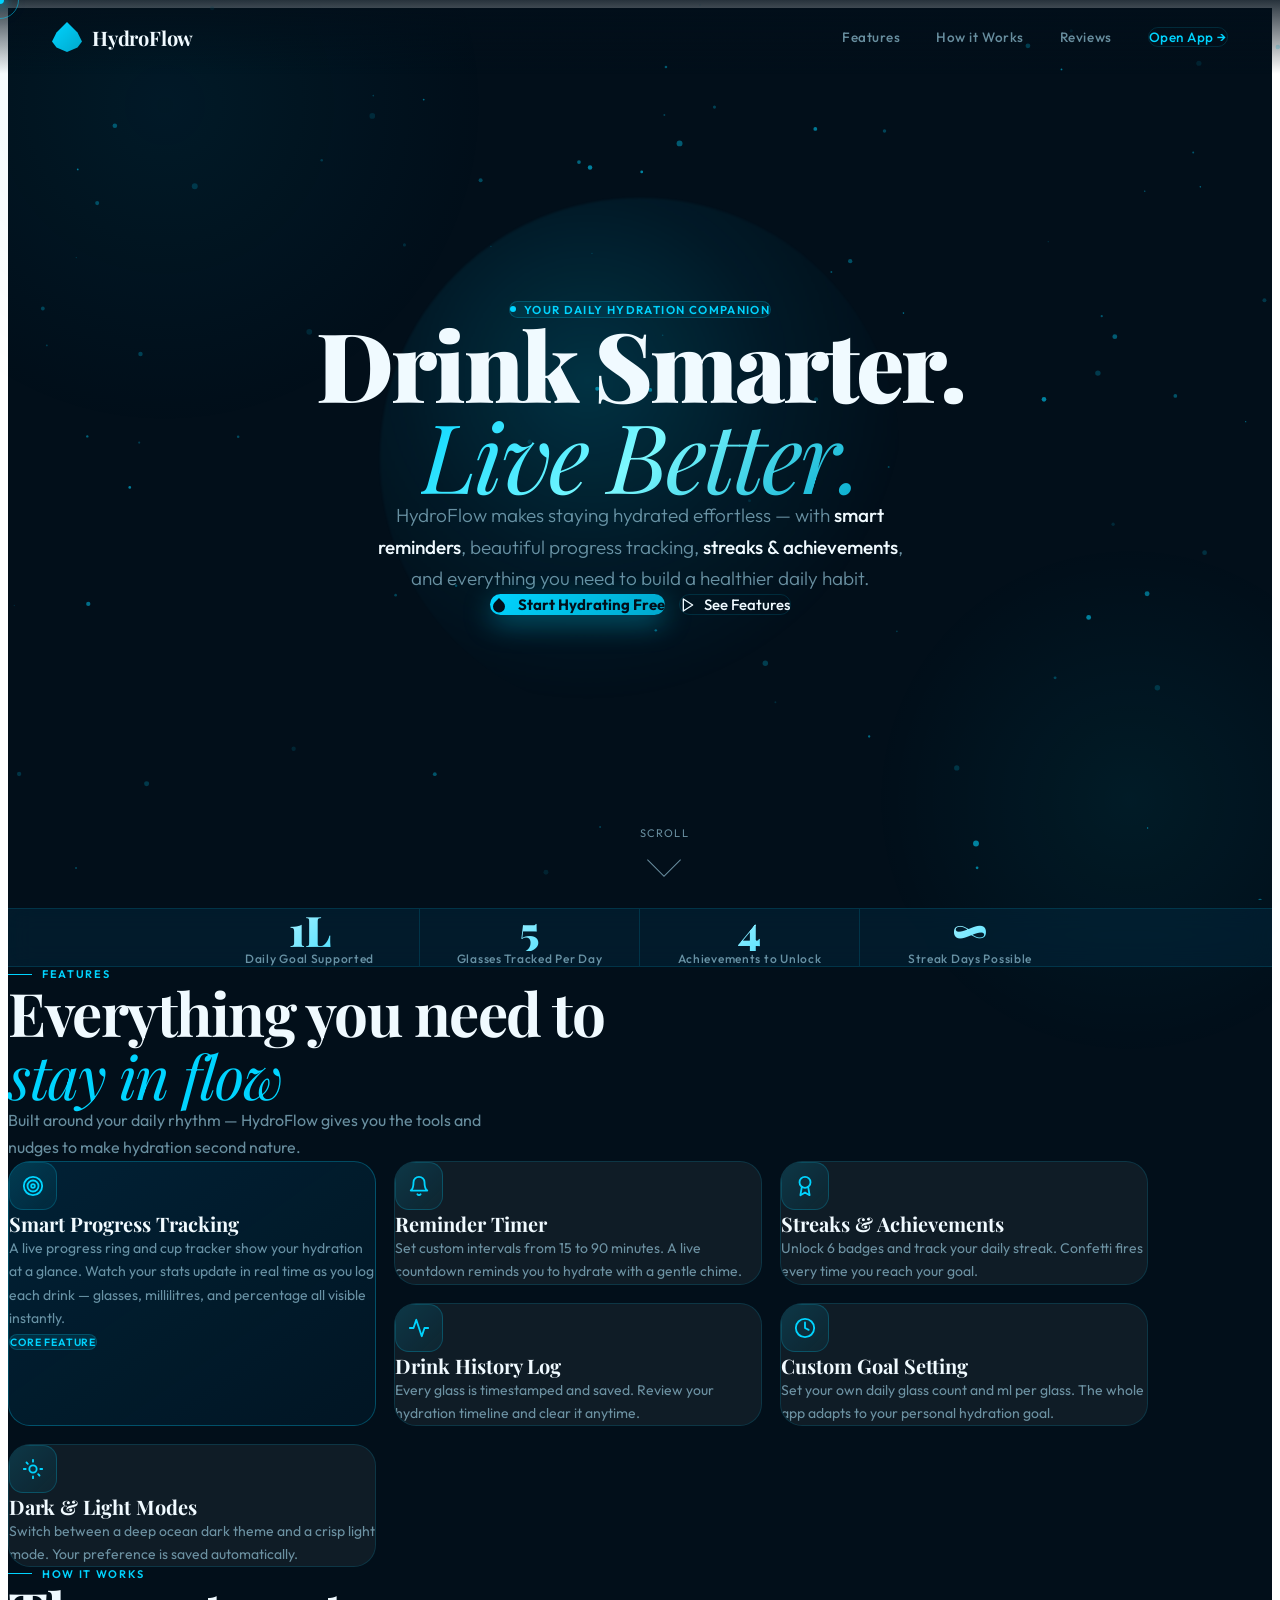
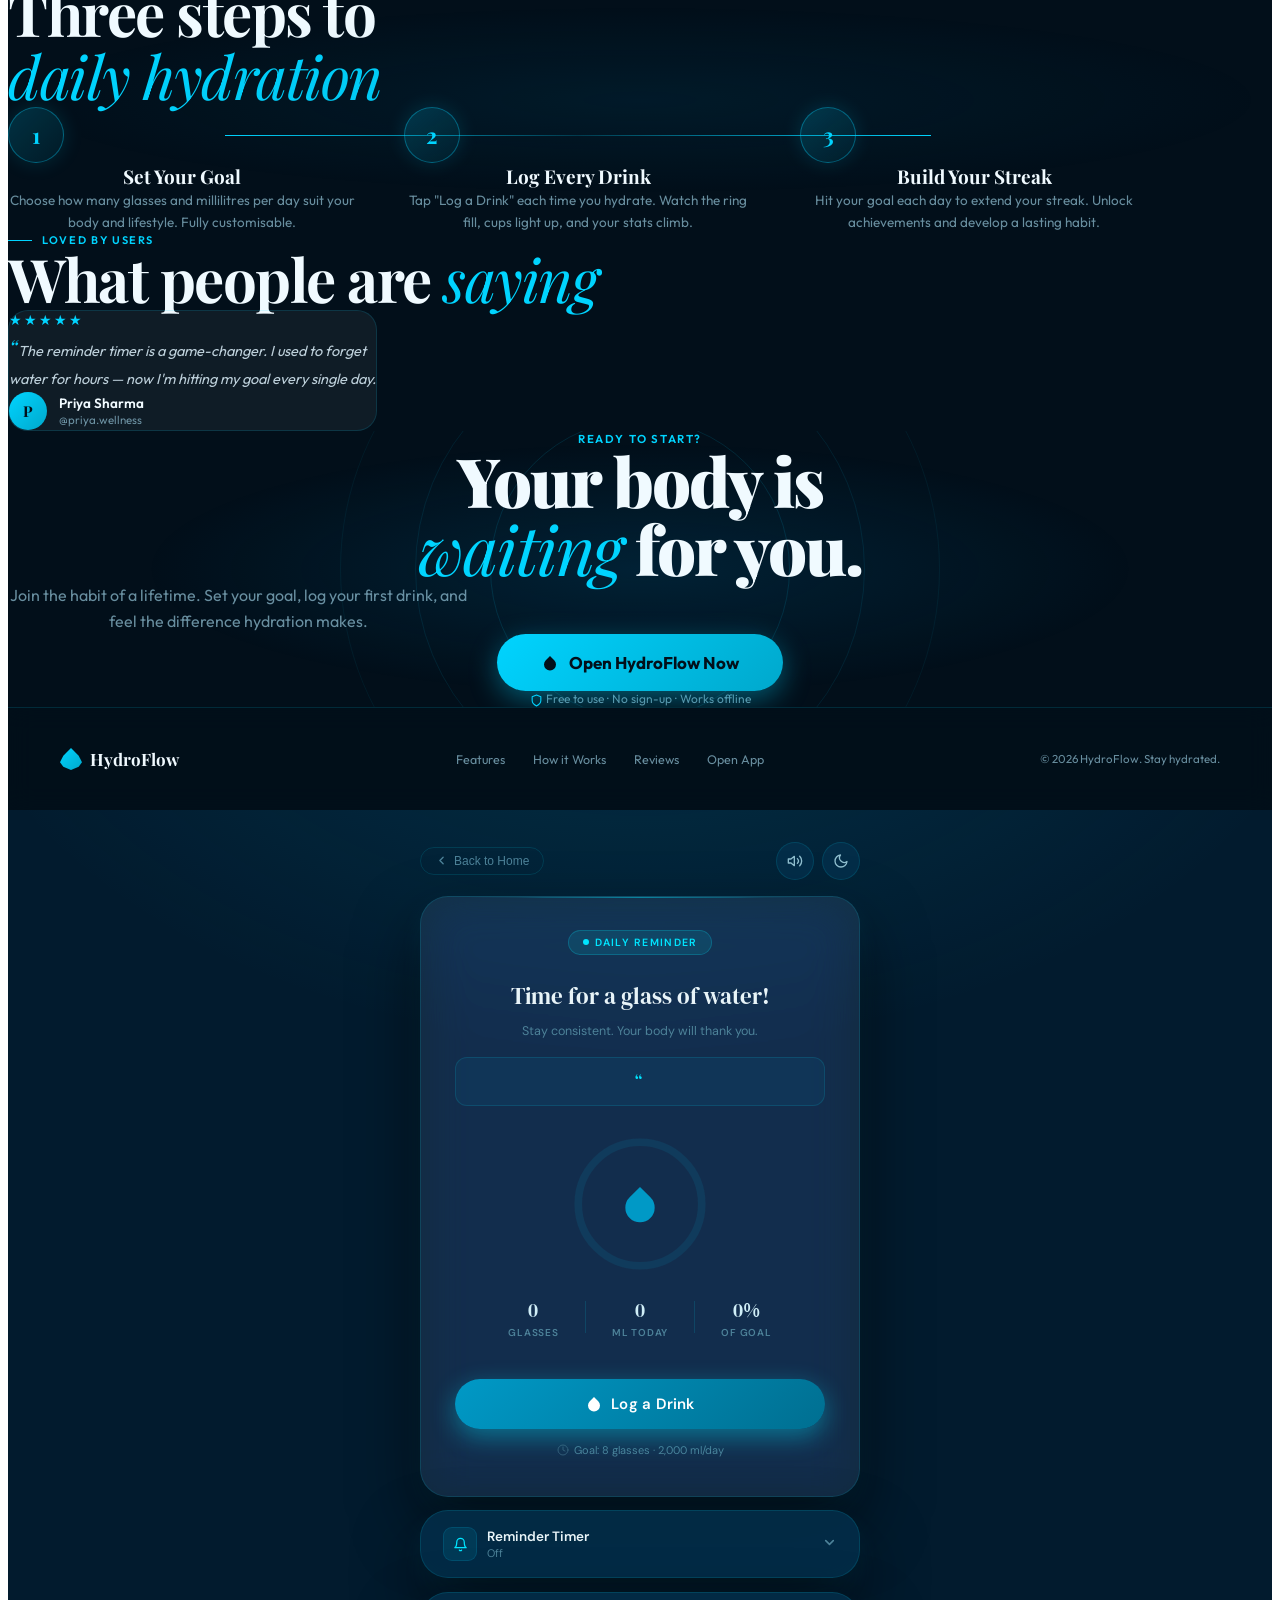
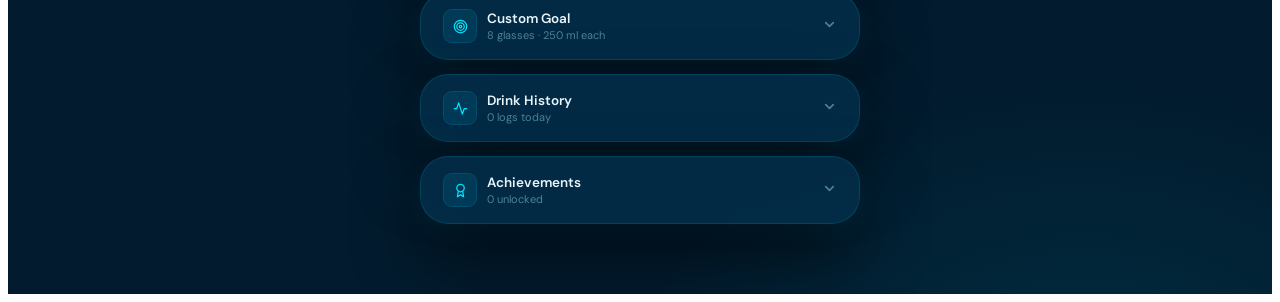
<file: index.html>
<!DOCTYPE html>
<html lang="en" data-theme="dark">
<head>
<meta charset="UTF-8">
<meta name="viewport" content="width=device-width, initial-scale=1.0">
<title>HydroFlow – Drink Smarter. Live Better.</title>
<link href="https://fonts.googleapis.com/css2?family=Playfair+Display:ital,wght@0,400;0,700;0,900;1,400;1,700&family=Outfit:wght@300;400;500;600&family=DM+Serif+Display:ital@0;1&family=DM+Sans:opsz,wght@9..40,300;9..40,400;9..40,500;9..40,600&display=swap" rel="stylesheet">
<style>
/* ══════════════════════════════════════════
   PAGE SWITCHER & TRANSITION OVERLAY
══════════════════════════════════════════ */
.page { display:none; min-height:100vh; }
.page.active { display:block; }

/* Ink-drop wipe overlay */
#transition-overlay {
  position:fixed; inset:0; z-index:10000;
  pointer-events:none;
  display:flex; align-items:center; justify-content:center;
}
#transition-overlay svg {
  position:absolute; inset:0; width:100%; height:100%;
}
#wipe-circle {
  fill:#00d4ff;
  r: 0;
  cx: 50%;
  cy: 50%;
  transition: none;
}

/* ══════════════════════════════════════════
   LANDING PAGE STYLES
══════════════════════════════════════════ */
#page-landing {
  font-family: 'Outfit', sans-serif;
  background: #020f1a;
  color: #f0faff;
  overflow-x: hidden;
  cursor: none;
}

/* Tokens */
#page-landing {
  --ink:#020f1a;--deep:#021724;--mid:#042d47;
  --surface:rgba(255,255,255,0.055);--border:rgba(0,210,255,0.14);
  --cyan:#00d4ff;--cyan2:#00a8cc;--glow:rgba(0,212,255,0.28);
  --white:#f0faff;--muted:rgba(160,210,230,0.65);
  --serif:'Playfair Display',Georgia,serif;--sans:'Outfit',sans-serif;
}

#page-landing *,#page-landing *::before,#page-landing *::after{box-sizing:border-box;margin:0;padding:0;}
#page-landing ::selection{background:rgba(0,212,255,0.3);}

/* Custom cursor */
.cursor-dot{position:fixed;top:0;left:0;width:8px;height:8px;background:#00d4ff;border-radius:50%;pointer-events:none;z-index:9999;transform:translate(-50%,-50%);box-shadow:0 0 12px #00d4ff,0 0 24px rgba(0,212,255,0.4);}
.cursor-ring{position:fixed;top:0;left:0;width:36px;height:36px;border:1.5px solid rgba(0,212,255,0.5);border-radius:50%;pointer-events:none;z-index:9998;transform:translate(-50%,-50%);transition:width .2s,height .2s,border-color .2s;}

#bg-canvas{position:fixed;inset:0;z-index:0;pointer-events:none;}

/* Nav */
#lnav{position:fixed;top:0;left:0;right:0;z-index:100;display:flex;align-items:center;justify-content:space-between;padding:22px 52px;background:linear-gradient(180deg,rgba(2,15,26,0.85) 0%,transparent 100%);transition:backdrop-filter .3s,background .3s;}
#lnav.scrolled{backdrop-filter:blur(20px);background:rgba(2,15,26,0.88);border-bottom:1px solid rgba(0,210,255,0.14);}
.lnav-logo{display:flex;align-items:center;gap:10px;text-decoration:none;color:#f0faff;cursor:none;}
.lnav-drop{width:30px;height:30px;background:linear-gradient(135deg,#00d4ff,#00a8cc);clip-path:polygon(50% 0%,85% 35%,100% 65%,85% 85%,50% 100%,15% 85%,0% 65%,15% 35%);animation:logo-pulse 3s ease-in-out infinite;filter:drop-shadow(0 0 8px rgba(0,212,255,0.6));}
@keyframes logo-pulse{0%,100%{transform:scale(1);}50%{transform:scale(1.08);}}
.lnav-text{font-family:'Playfair Display',serif;font-size:20px;font-weight:700;letter-spacing:-.01em;}
.lnav-links{display:flex;align-items:center;gap:36px;}
.lnav-links a{font-size:13.5px;font-weight:500;letter-spacing:.04em;color:rgba(160,210,230,0.65);text-decoration:none;transition:color .2s;cursor:none;}
.lnav-links a:hover{color:#f0faff;}
.lnav-cta{padding:9px 22px;background:transparent;border:1px solid rgba(0,210,255,0.14);border-radius:100px;color:#00d4ff !important;transition:background .25s,border-color .25s !important;}
.lnav-cta:hover{background:rgba(0,212,255,0.08) !important;border-color:#00d4ff !important;}

/* Hero */
.lhero{position:relative;z-index:1;min-height:100vh;display:flex;flex-direction:column;align-items:center;justify-content:center;text-align:center;padding:120px 24px 80px;overflow:hidden;}
.lhero-orb{position:absolute;width:520px;height:520px;border-radius:50%;background:radial-gradient(circle at 40% 35%,rgba(0,212,255,0.18) 0%,rgba(0,153,198,0.08) 40%,transparent 70%);filter:blur(1px);animation:orb-drift 10s ease-in-out infinite alternate;pointer-events:none;}
@keyframes orb-drift{from{transform:translate(-30px,-20px) scale(1);}to{transform:translate(30px,20px) scale(1.06);}}
.lhero-tag{display:inline-flex;align-items:center;gap:8px;background:rgba(0,212,255,0.08);border:1px solid rgba(0,212,255,0.22);border-radius:100px;padding:6px 18px;font-size:11.5px;font-weight:600;letter-spacing:.12em;text-transform:uppercase;color:#00d4ff;margin-bottom:28px;animation:fade-up .8s .1s both;}
.lhero-tag::before{content:'';width:6px;height:6px;border-radius:50%;background:#00d4ff;animation:lblink 2s ease-in-out infinite;}
@keyframes lblink{0%,100%{opacity:1;}50%{opacity:.2;}}
.lhero-h1{font-family:'Playfair Display',serif;font-size:clamp(48px,8vw,96px);font-weight:900;line-height:.95;letter-spacing:-.03em;margin-bottom:12px;animation:fade-up .8s .2s both;}
.lhero-h1 .line-2{font-style:italic;font-weight:400;background:linear-gradient(135deg,#00d4ff,#7df9ff,#00a8cc);-webkit-background-clip:text;-webkit-text-fill-color:transparent;background-clip:text;}
.lhero-sub{font-size:clamp(15px,2vw,19px);color:rgba(160,210,230,0.65);font-weight:300;max-width:540px;line-height:1.65;margin:22px auto 44px;animation:fade-up .8s .35s both;}
.lhero-sub strong{color:#f0faff;font-weight:500;}
.lhero-btns{display:flex;gap:14px;justify-content:center;flex-wrap:wrap;animation:fade-up .8s .5s both;}

.lbtn-primary{display:inline-flex;align-items:center;gap:10px;padding:16px 36px;background:linear-gradient(135deg,#00d4ff,#00a8cc);color:#020f1a;font-family:'Outfit',sans-serif;font-size:15px;font-weight:700;border-radius:100px;border:none;cursor:none;box-shadow:0 8px 28px rgba(0,212,255,0.38);transition:transform .25s,box-shadow .25s;text-decoration:none;position:relative;overflow:hidden;}
.lbtn-primary::after{content:'';position:absolute;inset:0;background:linear-gradient(120deg,transparent,rgba(255,255,255,0.22),transparent);transform:translateX(-100%);transition:transform .5s ease;}
.lbtn-primary:hover::after{transform:translateX(100%);}
.lbtn-primary:hover{transform:translateY(-3px);box-shadow:0 14px 40px rgba(0,212,255,0.52),0 0 0 6px rgba(0,212,255,0.12);}
.lbtn-primary svg{width:18px;height:18px;flex-shrink:0;}
.lbtn-ghost{display:inline-flex;align-items:center;gap:8px;padding:15px 32px;background:transparent;border:1px solid rgba(0,210,255,0.14);color:#f0faff;font-family:'Outfit',sans-serif;font-size:15px;font-weight:500;border-radius:100px;cursor:none;transition:all .25s;text-decoration:none;}
.lbtn-ghost:hover{background:rgba(255,255,255,0.055);border-color:rgba(0,212,255,0.35);}
.lbtn-ghost svg{width:16px;height:16px;}

.scroll-hint{position:absolute;bottom:36px;left:50%;transform:translateX(-50%);display:flex;flex-direction:column;align-items:center;gap:8px;color:rgba(160,210,230,0.65);font-size:11px;letter-spacing:.1em;text-transform:uppercase;animation:fade-up 1s 1.2s both;}
.scroll-arrow{width:24px;height:24px;border-right:1.5px solid rgba(160,210,230,0.65);border-bottom:1.5px solid rgba(160,210,230,0.65);transform:rotate(45deg);animation:scroll-bounce 1.6s ease-in-out infinite;}
@keyframes scroll-bounce{0%,100%{transform:rotate(45deg) translateY(0);}50%{transform:rotate(45deg) translateY(6px);}}

/* Stats strip */
.stats-strip{position:relative;z-index:1;display:flex;justify-content:center;border-top:1px solid rgba(0,210,255,0.14);border-bottom:1px solid rgba(0,210,255,0.14);background:rgba(4,45,71,0.4);backdrop-filter:blur(12px);}
.stat-block{flex:1;max-width:220px;padding:36px 24px;text-align:center;border-right:1px solid rgba(0,210,255,0.14);position:relative;}
.stat-block:last-child{border-right:none;}
.stat-block::before{content:'';position:absolute;bottom:0;left:20%;right:20%;height:2px;background:linear-gradient(90deg,transparent,#00d4ff,transparent);transform:scaleX(0);transform-origin:center;transition:transform .4s ease;}
.stat-block:hover::before{transform:scaleX(1);}
.stat-num{font-family:'Playfair Display',serif;font-size:42px;font-weight:900;background:linear-gradient(135deg,#fff,#00d4ff);-webkit-background-clip:text;-webkit-text-fill-color:transparent;background-clip:text;line-height:1;}
.stat-lbl{font-size:12px;color:rgba(160,210,230,0.65);margin-top:6px;font-weight:500;letter-spacing:.06em;}

/* Sections */
.lsection{position:relative;z-index:1;padding:110px 24px;max-width:1140px;margin:0 auto;}
.lsection-label{font-size:11px;font-weight:600;letter-spacing:.15em;text-transform:uppercase;color:#00d4ff;margin-bottom:14px;display:flex;align-items:center;gap:10px;}
.lsection-label::before{content:'';flex:0 0 24px;height:1px;background:#00d4ff;}
.lsection-h2{font-family:'Playfair Display',serif;font-size:clamp(34px,5vw,60px);font-weight:700;line-height:1.05;letter-spacing:-.025em;margin-bottom:20px;}
.lsection-h2 em{font-style:italic;color:#00d4ff;font-weight:400;}
.lsection-desc{font-size:16px;color:rgba(160,210,230,0.65);max-width:500px;line-height:1.7;}

/* Features grid */
.feat-grid{display:grid;grid-template-columns:repeat(3,1fr);gap:18px;margin-top:60px;}
.feat-card{background:rgba(255,255,255,0.055);border:1px solid rgba(0,210,255,0.14);border-radius:22px;padding:32px 28px;position:relative;overflow:hidden;transition:transform .3s,border-color .3s,box-shadow .3s;cursor:default;}
.feat-card::before{content:'';position:absolute;top:0;left:0;right:0;height:1px;background:linear-gradient(90deg,transparent,rgba(0,212,255,0.4),transparent);transform:scaleX(0);transform-origin:center;transition:transform .4s;}
.feat-card:hover{transform:translateY(-6px);border-color:rgba(0,212,255,0.3);box-shadow:0 24px 48px rgba(0,0,0,0.35);}
.feat-card:hover::before{transform:scaleX(1);}
.feat-card.featured{background:linear-gradient(145deg,rgba(0,100,150,0.22),rgba(0,50,80,0.18));border-color:rgba(0,212,255,0.28);grid-row:span 2;}
.feat-ico{width:48px;height:48px;border-radius:14px;background:linear-gradient(135deg,rgba(0,212,255,0.15),rgba(0,212,255,0.05));border:1px solid rgba(0,212,255,0.2);display:flex;align-items:center;justify-content:center;margin-bottom:20px;transition:transform .3s;}
.feat-card:hover .feat-ico{transform:scale(1.1) rotate(-4deg);}
.feat-ico svg{width:22px;height:22px;color:#00d4ff;}
.feat-title{font-family:'Playfair Display',serif;font-size:20px;font-weight:700;margin-bottom:10px;color:#f0faff;}
.feat-desc{font-size:14px;color:rgba(160,210,230,0.65);line-height:1.65;}
.feat-tag{display:inline-block;margin-top:16px;background:rgba(0,212,255,0.1);border:1px solid rgba(0,212,255,0.2);color:#00d4ff;font-size:10.5px;font-weight:600;letter-spacing:.08em;text-transform:uppercase;padding:4px 12px;border-radius:100px;}

/* How it works */
.how-section{position:relative;z-index:1;padding:80px 24px 110px;overflow:hidden;}
.how-section::before{content:'';position:absolute;inset:0;background:radial-gradient(ellipse 70% 50% at 50% 50%,rgba(0,90,130,0.15) 0%,transparent 70%);pointer-events:none;}
.how-inner{max-width:1140px;margin:0 auto;}
.steps-row{display:grid;grid-template-columns:repeat(3,1fr);gap:48px;margin-top:64px;position:relative;}
.steps-row::before{content:'';position:absolute;top:28px;left:calc(16.6% + 28px);right:calc(16.6% + 28px);height:1px;background:linear-gradient(90deg,#00d4ff,rgba(0,212,255,0.2),#00d4ff);pointer-events:none;}
.step{text-align:center;position:relative;}
.step-num{width:56px;height:56px;border-radius:50%;background:linear-gradient(135deg,rgba(0,212,255,0.18),rgba(0,212,255,0.06));border:1px solid rgba(0,212,255,0.35);display:flex;align-items:center;justify-content:center;margin:0 auto 24px;font-family:'Playfair Display',serif;font-size:22px;font-weight:700;color:#00d4ff;box-shadow:0 0 20px rgba(0,212,255,0.15);transition:transform .3s,box-shadow .3s;}
.step:hover .step-num{transform:scale(1.12);box-shadow:0 0 32px rgba(0,212,255,0.3);}
.step-title{font-family:'Playfair Display',serif;font-size:19px;font-weight:700;margin-bottom:10px;color:#f0faff;}
.step-desc{font-size:13.5px;color:rgba(160,210,230,0.65);line-height:1.65;}

/* Testimonials */
.testi-section{position:relative;z-index:1;padding:0 24px 110px;max-width:1140px;margin:0 auto;}
.testi-grid{display:grid;grid-template-columns:repeat(3,1fr);gap:16px;margin-top:60px;}
.testi-card{background:rgba(255,255,255,0.055);border:1px solid rgba(0,210,255,0.14);border-radius:20px;padding:28px 24px;transition:transform .3s,border-color .3s;}
.testi-card:hover{transform:translateY(-4px);border-color:rgba(0,212,255,0.25);}
.testi-stars{color:#00d4ff;font-size:14px;margin-bottom:14px;letter-spacing:2px;}
.testi-quote{font-size:14.5px;color:rgba(220,240,250,0.85);line-height:1.7;font-style:italic;margin-bottom:20px;}
.testi-quote::before{content:'\201C';font-family:'Playfair Display',serif;font-size:22px;color:#00d4ff;margin-right:2px;}
.testi-author{display:flex;align-items:center;gap:12px;}
.testi-avatar{width:38px;height:38px;border-radius:50%;background:linear-gradient(135deg,#00d4ff,#00a8cc);display:flex;align-items:center;justify-content:center;font-family:'Playfair Display',serif;font-size:15px;font-weight:700;color:#020f1a;flex-shrink:0;}
.testi-name{font-size:13.5px;font-weight:600;color:#f0faff;}
.testi-handle{font-size:11.5px;color:rgba(160,210,230,0.65);}

/* CTA */
.cta-section{position:relative;z-index:1;padding:80px 24px 100px;text-align:center;overflow:hidden;}
.cta-section::before{content:'';position:absolute;inset:0;background:radial-gradient(ellipse 60% 70% at 50% 50%,rgba(0,100,150,0.22) 0%,transparent 65%);pointer-events:none;}
.cta-ring{position:absolute;top:50%;left:50%;transform:translate(-50%,-50%);width:600px;height:600px;border-radius:50%;border:1px solid rgba(0,212,255,0.06);animation:ring-expand 4s ease-in-out infinite;}
.cta-ring:nth-child(2){width:450px;height:450px;animation-delay:.8s;border-color:rgba(0,212,255,0.09);}
.cta-ring:nth-child(3){width:300px;height:300px;animation-delay:1.6s;border-color:rgba(0,212,255,0.12);}
@keyframes ring-expand{0%,100%{transform:translate(-50%,-50%) scale(1);opacity:.6;}50%{transform:translate(-50%,-50%) scale(1.04);opacity:1;}}
.cta-inner{position:relative;z-index:1;}
.cta-eyebrow{font-size:11.5px;font-weight:600;letter-spacing:.14em;text-transform:uppercase;color:#00d4ff;margin-bottom:20px;}
.cta-h2{font-family:'Playfair Display',serif;font-size:clamp(36px,6vw,68px);font-weight:900;line-height:1.0;letter-spacing:-.03em;margin-bottom:18px;color:#f0faff;}
.cta-h2 em{font-style:italic;font-weight:400;color:#00d4ff;}
.cta-desc{font-size:16px;color:rgba(160,210,230,0.65);max-width:460px;margin:0 auto 42px;line-height:1.65;}
.cta-note{margin-top:18px;font-size:12px;color:rgba(160,210,230,0.65);}
.cta-note svg{display:inline;width:13px;height:13px;vertical-align:middle;margin-right:4px;color:#00d4ff;}

/* Footer */
#page-landing footer{position:relative;z-index:1;border-top:1px solid rgba(0,210,255,0.14);padding:40px 52px;display:flex;align-items:center;justify-content:space-between;background:rgba(2,15,26,0.6);backdrop-filter:blur(12px);}
.footer-logo{display:flex;align-items:center;gap:8px;font-family:'Playfair Display',serif;font-size:17px;font-weight:700;color:#f0faff;}
.footer-links{display:flex;gap:28px;}
.footer-links a{font-size:12.5px;color:rgba(160,210,230,0.65);text-decoration:none;transition:color .2s;cursor:none;}
.footer-links a:hover{color:#f0faff;}
.footer-copy{font-size:11.5px;color:rgba(160,210,230,0.65);}

/* Shared animation */
@keyframes fade-up{from{opacity:0;transform:translateY(28px);}to{opacity:1;transform:translateY(0);}}
.lreveal{opacity:0;transform:translateY(30px);transition:opacity .7s ease,transform .7s ease;}
.lreveal.visible{opacity:1;transform:none;}
.lripple-click{position:fixed;border-radius:50%;background:radial-gradient(circle,rgba(0,212,255,0.25) 0%,transparent 70%);pointer-events:none;z-index:999;animation:lripple-expand .7s ease-out forwards;}
@keyframes lripple-expand{from{width:0;height:0;opacity:1;}to{width:120px;height:120px;opacity:0;}}

/* Responsive landing */
@media(max-width:900px){
  #lnav{padding:18px 24px;}
  .lnav-links{display:none;}
  .feat-grid{grid-template-columns:1fr 1fr;}
  .feat-card.featured{grid-row:span 1;}
  .steps-row{grid-template-columns:1fr;gap:28px;}
  .steps-row::before{display:none;}
  .testi-grid{grid-template-columns:1fr;}
  .stats-strip{flex-wrap:wrap;}
  .stat-block{max-width:none;flex:1 1 40%;border:none;border-bottom:1px solid rgba(0,210,255,0.14);}
  #page-landing footer{flex-direction:column;gap:20px;text-align:center;padding:32px 24px;}
  .footer-links{flex-wrap:wrap;justify-content:center;}
}
@media(max-width:600px){
  .feat-grid{grid-template-columns:1fr;}
  .lhero-btns{flex-direction:column;align-items:center;}
}

/* ══════════════════════════════════════════
   APP PAGE STYLES  (scoped under #page-app)
══════════════════════════════════════════ */
#page-app {
  --primary:#0099c6;--primary-dark:#006f91;--accent:#00e5ff;
  --radius-card:28px;--radius-pill:100px;--radius-sm:12px;
  --transition:.3s cubic-bezier(.4,0,.2,1);--bounce:.5s cubic-bezier(.175,.885,.32,1.4);
}
#page-app[data-theme="dark"]{
  --bg:#021b2e;--bg-mid:#032d48;--surface:rgba(255,255,255,0.07);--surface-solid:#05263d;
  --border:rgba(0,229,255,0.13);--text-h:#e8f4f8;--text-body:#90bfcf;--text-muted:#4d8299;
  --card-shadow:0 32px 64px rgba(0,0,0,.55),0 8px 24px rgba(0,153,198,.1);
  --btn-shadow:0 8px 24px rgba(0,229,255,.38);--btn-shadow-h:0 14px 36px rgba(0,229,255,.58);
  --snack-bg:linear-gradient(135deg,#004d65,#006f91);--panel-bg:rgba(3,45,72,.92);
  --input-bg:rgba(0,153,198,.08);--ring-track:rgba(0,153,198,.12);--stat-val:#d0eef7;
  --badge-bg:rgba(0,229,255,.10);--cup-empty:rgba(0,153,198,.18);
  --cup-border-empty:rgba(0,153,198,.28);--toggle-bg:#032d48;
}
#page-app[data-theme="light"]{
  --bg:#dff3fb;--bg-mid:#c2e8f5;--surface:rgba(255,255,255,.84);--surface-solid:#ffffff;
  --border:rgba(0,153,198,.2);--text-h:#012535;--text-body:#2a6e87;--text-muted:#5996aa;
  --card-shadow:0 24px 56px rgba(0,100,160,.13),0 4px 16px rgba(0,153,198,.1);
  --btn-shadow:0 8px 20px rgba(0,153,198,.35);--btn-shadow-h:0 14px 32px rgba(0,153,198,.52);
  --snack-bg:linear-gradient(135deg,#006f91,#0099c6);--panel-bg:rgba(220,242,252,.97);
  --input-bg:rgba(0,153,198,.07);--ring-track:rgba(0,153,198,.15);--stat-val:#012535;
  --badge-bg:rgba(0,153,198,.12);--cup-empty:rgba(0,153,198,.10);
  --cup-border-empty:rgba(0,153,198,.3);--toggle-bg:#c2e8f5;
}
#page-app{font-family:'DM Sans',sans-serif;background-color:var(--bg);background-image:radial-gradient(ellipse 80% 60% at 50% -20%,rgba(0,153,198,.18) 0%,transparent 70%),radial-gradient(ellipse 60% 50% at 85% 110%,rgba(0,229,255,.09) 0%,transparent 60%);min-height:100vh;display:flex;justify-content:center;align-items:flex-start;color:var(--text-h);padding:20px 16px 70px;transition:background-color .4s,color .3s;position:relative;overflow-x:hidden;}
#page-app::before,#page-app::after{content:'';position:fixed;border-radius:50%;animation:pulse-bg 9s ease-in-out infinite alternate;pointer-events:none;z-index:0;}
#page-app::before{width:650px;height:650px;top:-220px;left:-160px;background:radial-gradient(circle,rgba(0,153,198,.08) 0%,transparent 70%);}
#page-app::after{width:520px;height:520px;bottom:-160px;right:-110px;background:radial-gradient(circle,rgba(0,229,255,.06) 0%,transparent 70%);animation-delay:-4.5s;}
@keyframes pulse-bg{from{transform:scale(1);opacity:.6;}to{transform:scale(1.18);opacity:1;}}

.app-wrapper{position:relative;z-index:1;width:100%;max-width:440px;display:flex;flex-direction:column;gap:14px;padding-top:12px;}
.topbar{display:flex;justify-content:space-between;gap:8px;margin-bottom:2px;align-items:center;}
.back-btn{display:inline-flex;align-items:center;gap:6px;font-size:12px;color:var(--text-muted);border:1px solid var(--border);border-radius:var(--radius-pill);padding:6px 14px;background:transparent;transition:all var(--transition);cursor:pointer;}
.back-btn:hover{background:var(--input-bg);color:var(--text-body);}
.back-btn svg{width:13px;height:13px;}
.topbar-right{display:flex;gap:8px;}
.icon-btn{width:38px;height:38px;border-radius:50%;background:var(--toggle-bg);border:1px solid var(--border);display:flex;align-items:center;justify-content:center;transition:var(--transition);color:var(--text-body);cursor:pointer;}
.icon-btn:hover{background:var(--surface);transform:scale(1.08);}
.icon-btn svg{width:16px;height:16px;}
.card{background:var(--surface);backdrop-filter:blur(24px) saturate(180%);-webkit-backdrop-filter:blur(24px) saturate(180%);padding:32px 34px 28px;border-radius:var(--radius-card);border:1px solid var(--border);box-shadow:var(--card-shadow);text-align:center;position:relative;animation:card-enter .65s var(--bounce) both;transition:background .4s,box-shadow .4s,border-color .4s;}
@keyframes card-enter{from{opacity:0;transform:translateY(36px) scale(.94);}to{opacity:1;transform:none;}}
.card::before{content:'';position:absolute;top:0;left:10%;right:10%;height:1px;background:linear-gradient(90deg,transparent,rgba(0,229,255,.45),transparent);border-radius:50%;}
.card-badge{display:inline-flex;align-items:center;gap:6px;background:var(--badge-bg);border:1px solid rgba(0,229,255,.22);color:var(--accent);font-size:10.5px;font-weight:600;letter-spacing:.12em;text-transform:uppercase;padding:5px 14px;border-radius:var(--radius-pill);margin-bottom:12px;}
.card-badge::before{content:'';width:6px;height:6px;border-radius:50%;background:var(--accent);animation:ablink 2s ease-in-out infinite;}
@keyframes ablink{0%,100%{opacity:1;}50%{opacity:.25;}}
#page-app h1{font-family:'DM Serif Display',serif;font-size:23px;font-weight:400;line-height:1.25;color:var(--text-h);margin-bottom:4px;}
.subtitle{font-size:12.5px;color:var(--text-muted);margin-bottom:18px;}
.quote-bar{background:var(--input-bg);border:1px solid var(--border);border-radius:var(--radius-sm);padding:10px 14px;margin-bottom:22px;font-size:12px;color:var(--text-body);font-style:italic;line-height:1.55;cursor:pointer;transition:opacity .4s,background .3s;}
.quote-bar:hover{background:rgba(0,153,198,.12);}
.quote-bar::before{content:'\201C';color:var(--accent);font-size:17px;font-style:normal;margin-right:3px;font-family:'DM Serif Display',serif;}
.progress-section{display:flex;flex-direction:column;align-items:center;margin-bottom:20px;}
.ring-wrapper{position:relative;width:152px;height:152px;margin-bottom:16px;}
.ring-svg{width:152px;height:152px;transform:rotate(-90deg);}
.ring-track{fill:none;stroke:var(--ring-track);stroke-width:8;}
.ring-fill{fill:none;stroke:url(#ringGradient);stroke-width:8;stroke-linecap:round;stroke-dasharray:408;stroke-dashoffset:408;transition:stroke-dashoffset .75s cubic-bezier(.4,0,.2,1);filter:drop-shadow(0 0 6px rgba(0,229,255,.5));}
.drop-container{position:absolute;inset:0;display:flex;justify-content:center;align-items:center;}
.water-drop{color:var(--primary);width:44px;height:44px;transition:all var(--bounce);}
.stats-row{display:flex;justify-content:center;gap:26px;}
.stat-item{display:flex;flex-direction:column;align-items:center;gap:2px;}
.stat-value{font-family:'DM Serif Display',serif;font-size:20px;color:var(--stat-val);}
.stat-label{font-size:10px;font-weight:600;color:var(--text-muted);letter-spacing:.08em;text-transform:uppercase;}
.stat-divider{width:1px;height:32px;background:var(--border);align-self:center;}
.cup-tracker{display:flex;justify-content:center;gap:6px;margin-bottom:20px;flex-wrap:wrap;}
.cup{width:27px;height:33px;border:2px solid var(--cup-border-empty);border-radius:3px 3px 6px 6px;background:var(--cup-empty);position:relative;transition:all .35s ease;}
.cup.filled{border-color:var(--primary);background:linear-gradient(180deg,rgba(0,229,255,.28) 0%,rgba(0,153,198,.52) 100%);box-shadow:0 0 10px rgba(0,229,255,.22);}
.cup.filled::after{content:'';position:absolute;top:5px;left:4px;right:4px;height:2px;background:rgba(255,255,255,.38);border-radius:2px;}
.btn{display:inline-flex;align-items:center;justify-content:center;gap:8px;width:100%;background:linear-gradient(135deg,var(--primary),var(--primary-dark));color:#fff;padding:15px 32px;font-size:15px;font-weight:600;letter-spacing:.015em;border-radius:var(--radius-pill);box-shadow:var(--btn-shadow);transition:all var(--transition);position:relative;overflow:hidden;cursor:pointer;border:none;font-family:inherit;}
.btn::after{content:'';position:absolute;top:0;left:-75%;width:50%;height:100%;background:linear-gradient(120deg,transparent,rgba(255,255,255,.18),transparent);transition:left .5s;}
.btn:hover::after{left:125%;}
.btn:hover{transform:translateY(-2px);box-shadow:var(--btn-shadow-h);}
.btn:active{transform:translateY(1px) scale(.98);}
.btn svg{width:18px;height:18px;flex-shrink:0;}
.btn .ripple{position:absolute;border-radius:50%;background:rgba(255,255,255,.25);transform:scale(0);animation:ripple-anim .6s linear;pointer-events:none;}
@keyframes ripple-anim{to{transform:scale(4);opacity:0;}}
.undo-btn{margin-top:9px;padding:7px 20px;font-size:12.5px;font-weight:500;color:var(--text-muted);border:1px solid var(--border);border-radius:var(--radius-pill);background:transparent;transition:all var(--transition);display:none;align-items:center;gap:5px;cursor:pointer;font-family:inherit;}
.undo-btn:hover{background:var(--input-bg);color:var(--text-body);}
.undo-btn.visible{display:inline-flex;}
.undo-btn svg{width:12px;height:12px;}
.card-footer{margin-top:14px;font-size:11px;color:var(--text-muted);display:flex;align-items:center;justify-content:center;gap:5px;}
.card-footer svg{width:12px;height:12px;opacity:.55;}
.panel{background:var(--panel-bg);backdrop-filter:blur(20px);-webkit-backdrop-filter:blur(20px);border:1px solid var(--border);border-radius:var(--radius-card);box-shadow:var(--card-shadow);overflow:hidden;transition:background .4s,border-color .4s;}
.panel-header{display:flex;align-items:center;justify-content:space-between;padding:16px 22px;cursor:pointer;user-select:none;}
.panel-header-left{display:flex;align-items:center;gap:10px;}
.panel-icon{width:32px;height:32px;border-radius:9px;background:rgba(0,153,198,.14);border:1px solid rgba(0,153,198,.2);display:flex;align-items:center;justify-content:center;flex-shrink:0;}
.panel-icon svg{width:15px;height:15px;color:var(--accent);}
.panel-title{font-size:13.5px;font-weight:600;color:var(--text-h);}
.panel-subtitle{font-size:11px;color:var(--text-muted);margin-top:1px;}
.panel-chevron{color:var(--text-muted);transition:transform var(--transition);}
.panel-chevron svg{width:15px;height:15px;}
.panel.open .panel-chevron{transform:rotate(180deg);}
.panel-body{max-height:0;overflow:hidden;transition:max-height .4s cubic-bezier(.4,0,.2,1);}
.panel.open .panel-body{max-height:700px;}
.panel-inner{padding:0 22px 20px;}
.reminder-row{display:flex;align-items:center;justify-content:space-between;margin-bottom:13px;}
.reminder-label{font-size:13px;color:var(--text-body);}
.toggle-switch{position:relative;width:44px;height:24px;}
.toggle-switch input{opacity:0;width:0;height:0;}
.toggle-slider{position:absolute;inset:0;background:var(--cup-empty);border:1px solid var(--border);border-radius:24px;transition:var(--transition);cursor:pointer;}
.toggle-slider::before{content:'';position:absolute;left:3px;top:50%;transform:translateY(-50%);width:18px;height:18px;background:#fff;border-radius:50%;transition:var(--transition);box-shadow:0 1px 4px rgba(0,0,0,.2);}
.toggle-switch input:checked + .toggle-slider{background:var(--primary);border-color:var(--primary);}
.toggle-switch input:checked + .toggle-slider::before{left:23px;}
.interval-row{display:flex;align-items:center;gap:10px;margin-bottom:12px;}
.interval-label{font-size:12.5px;color:var(--text-muted);flex:1;}
.interval-select{background:var(--input-bg);border:1px solid var(--border);color:var(--text-h);font-size:13px;padding:7px 11px;border-radius:var(--radius-sm);outline:none;cursor:pointer;transition:var(--transition);font-family:inherit;}
.interval-select:focus{border-color:var(--primary);}
.timer-display{background:var(--input-bg);border:1px solid var(--border);border-radius:var(--radius-sm);padding:12px 16px;text-align:center;font-family:'DM Serif Display',serif;font-size:30px;color:var(--accent);letter-spacing:.05em;margin-bottom:10px;}
.timer-hint{font-size:11px;color:var(--text-muted);text-align:center;}
.goal-grid{display:grid;grid-template-columns:1fr 1fr;gap:10px;margin-bottom:13px;}
.goal-field label{display:block;font-size:11px;color:var(--text-muted);margin-bottom:5px;font-weight:600;letter-spacing:.06em;text-transform:uppercase;}
.goal-field input[type=number]{width:100%;background:var(--input-bg);border:1px solid var(--border);color:var(--text-h);font-size:15px;padding:9px 11px;border-radius:var(--radius-sm);outline:none;transition:border-color var(--transition);font-family:inherit;}
.goal-field input:focus{border-color:var(--primary);}
.save-btn{width:100%;padding:11px;font-size:13.5px;font-weight:600;background:linear-gradient(135deg,var(--primary),var(--primary-dark));color:#fff;border-radius:var(--radius-pill);box-shadow:0 4px 14px rgba(0,153,198,.3);transition:all var(--transition);border:none;cursor:pointer;font-family:inherit;}
.save-btn:hover{opacity:.9;transform:translateY(-1px);}
.history-list{display:flex;flex-direction:column;gap:7px;max-height:210px;overflow-y:auto;padding-right:3px;}
.history-list::-webkit-scrollbar{width:3px;}
.history-list::-webkit-scrollbar-thumb{background:var(--border);border-radius:4px;}
.history-item{display:flex;align-items:center;gap:11px;background:var(--input-bg);border:1px solid var(--border);border-radius:10px;padding:9px 13px;}
.history-dot{width:7px;height:7px;border-radius:50%;background:var(--accent);flex-shrink:0;}
.history-time{font-size:11.5px;color:var(--text-muted);min-width:50px;}
.history-ml{font-size:13px;font-weight:600;color:var(--text-h);flex:1;}
.history-empty{font-size:12.5px;color:var(--text-muted);text-align:center;padding:14px 0;}
.clear-history{margin-top:9px;font-size:11.5px;color:var(--text-muted);border:1px solid var(--border);border-radius:var(--radius-pill);padding:6px 16px;background:transparent;transition:all var(--transition);cursor:pointer;font-family:inherit;}
.clear-history:hover{background:rgba(255,80,80,.08);border-color:rgba(255,80,80,.3);color:#f08080;}
.streak-row{display:flex;align-items:center;justify-content:space-between;background:var(--input-bg);border:1px solid var(--border);border-radius:var(--radius-sm);padding:11px 15px;margin-bottom:13px;}
.streak-left{display:flex;align-items:center;gap:10px;}
.streak-fire{font-size:20px;}
.streak-label{font-size:11px;color:var(--text-muted);}
.streak-count{font-family:'DM Serif Display',serif;font-size:24px;color:var(--accent);}
.badges-grid{display:grid;grid-template-columns:repeat(3,1fr);gap:9px;}
.badge-card{background:var(--input-bg);border:1px solid var(--border);border-radius:13px;padding:13px 6px 9px;text-align:center;transition:all var(--transition);position:relative;overflow:hidden;}
.badge-card.unlocked{border-color:rgba(0,229,255,.35);background:rgba(0,229,255,.06);}
.badge-card.unlocked::before{content:'';position:absolute;inset:0;background:linear-gradient(135deg,rgba(0,229,255,.07),transparent);pointer-events:none;}
.badge-emoji{font-size:24px;display:block;margin-bottom:5px;filter:grayscale(1);opacity:.3;transition:filter .4s,opacity .4s;}
.badge-card.unlocked .badge-emoji{filter:none;opacity:1;}
.badge-name{font-size:10px;font-weight:600;color:var(--text-muted);letter-spacing:.04em;}
.badge-card.unlocked .badge-name{color:var(--accent);}
.badge-desc{font-size:9px;color:var(--text-muted);margin-top:2px;line-height:1.35;}
.snackbar{visibility:hidden;min-width:255px;max-width:92vw;background:var(--snack-bg);border:1px solid rgba(0,229,255,.22);color:#fff;text-align:center;border-radius:var(--radius-sm);padding:12px 20px;position:fixed;z-index:200;bottom:22px;left:50%;transform:translateX(-50%) translateY(20px);font-size:13.5px;font-weight:500;opacity:0;box-shadow:0 8px 28px rgba(0,0,0,.3);transition:opacity .3s,transform .35s cubic-bezier(.34,1.56,.64,1),bottom .3s;}
.snackbar.show{visibility:visible;opacity:1;transform:translateX(-50%) translateY(0);bottom:34px;}
.water-drop.animate{animation:drop-bounce .55s var(--bounce) both;}
@keyframes drop-bounce{0%{transform:scale(1);}40%{transform:scale(1.38) rotate(-8deg);}70%{transform:scale(.9) rotate(4deg);}100%{transform:scale(1) rotate(0);}}
.confetti-particle{position:fixed;width:7px;height:7px;border-radius:2px;pointer-events:none;z-index:300;animation:confetti-fall 1.4s ease-out forwards;}
@keyframes confetti-fall{0%{transform:translateY(-10px) rotate(0deg);opacity:1;}100%{transform:translateY(100vh) rotate(720deg);opacity:0;}}
@media(max-width:480px){.card{padding:26px 20px 22px;}#page-app h1{font-size:20px;}.badges-grid{grid-template-columns:repeat(3,1fr);}}
</style>
</head>
<body>

<!-- ════ TRANSITION OVERLAY ════ -->
<div id="transition-overlay">
  <svg viewBox="0 0 100 100" preserveAspectRatio="none" xmlns="http://www.w3.org/2000/svg">
    <circle id="wipe-circle" cx="50" cy="50" r="0" fill="#00d4ff"/>
  </svg>
</div>

<!-- ════ CURSOR (landing only) ════ -->
<div class="cursor-dot" id="cursor-dot"></div>
<div class="cursor-ring" id="cursor-ring"></div>
<canvas id="bg-canvas"></canvas>

<!-- ══════════════════════════════════════════
     PAGE 1 — LANDING
══════════════════════════════════════════ -->
<div id="page-landing" class="page active">

  <nav id="lnav">
    <a href="#" class="lnav-logo">
      <div class="lnav-drop"></div>
      <span class="lnav-text">HydroFlow</span>
    </a>
    <div class="lnav-links">
      <a href="#lfeatures">Features</a>
      <a href="#lhow">How it Works</a>
      <a href="#ltesti">Reviews</a>
      <a href="#" class="lnav-cta goto-app">Open App →</a>
    </div>
  </nav>

  <section class="lhero">
    <div class="lhero-orb"></div>
    <div class="lhero-tag">Your Daily Hydration Companion</div>
    <h1 class="lhero-h1">Drink Smarter.<br><span class="line-2">Live Better.</span></h1>
    <p class="lhero-sub">HydroFlow makes staying hydrated effortless — with <strong>smart reminders</strong>, beautiful progress tracking, <strong>streaks & achievements</strong>, and everything you need to build a healthier daily habit.</p>
    <div class="lhero-btns">
      <a href="#" class="lbtn-primary goto-app">
        <svg viewBox="0 0 24 24" fill="currentColor"><path d="M12 2.69l5.66 5.66a8 8 0 1 1-11.31 0z"/></svg>
        Start Hydrating Free
      </a>
      <a href="#lfeatures" class="lbtn-ghost">
        <svg viewBox="0 0 24 24" fill="none" stroke="currentColor" stroke-width="2" stroke-linecap="round" stroke-linejoin="round"><polygon points="5 3 19 12 5 21 5 3"/></svg>
        See Features
      </a>
    </div>
    <div class="scroll-hint"><span>Scroll</span><div class="scroll-arrow"></div></div>
  </section>

  <div class="stats-strip">
    <div class="stat-block lreveal"><div class="stat-num" data-target="2" data-suffix="L">2L</div><div class="stat-lbl">Daily Goal Supported</div></div>
    <div class="stat-block lreveal" style="animation-delay:.1s"><div class="stat-num" data-target="8">8</div><div class="stat-lbl">Glasses Tracked Per Day</div></div>
    <div class="stat-block lreveal" style="animation-delay:.2s"><div class="stat-num" data-target="6">6</div><div class="stat-lbl">Achievements to Unlock</div></div>
    <div class="stat-block lreveal" style="animation-delay:.3s"><div class="stat-num">∞</div><div class="stat-lbl">Streak Days Possible</div></div>
  </div>

  <section class="lsection" id="lfeatures">
    <div class="lsection-label">Features</div>
    <h2 class="lsection-h2">Everything you need to<br><em>stay in flow</em></h2>
    <p class="lsection-desc">Built around your daily rhythm — HydroFlow gives you the tools and nudges to make hydration second nature.</p>
    <div class="feat-grid">
      <div class="feat-card featured lreveal">
        <div class="feat-ico"><svg viewBox="0 0 24 24" fill="none" stroke="currentColor" stroke-width="2" stroke-linecap="round" stroke-linejoin="round"><circle cx="12" cy="12" r="10"/><circle cx="12" cy="12" r="6"/><circle cx="12" cy="12" r="2"/></svg></div>
        <div class="feat-title">Smart Progress Tracking</div>
        <div class="feat-desc">A live progress ring and cup tracker show your hydration at a glance. Watch your stats update in real time as you log each drink — glasses, millilitres, and percentage all visible instantly.</div>
        <div class="feat-tag">Core Feature</div>
      </div>
      <div class="feat-card lreveal" style="animation-delay:.1s">
        <div class="feat-ico"><svg viewBox="0 0 24 24" fill="none" stroke="currentColor" stroke-width="2" stroke-linecap="round" stroke-linejoin="round"><path d="M18 8A6 6 0 0 0 6 8c0 7-3 9-3 9h18s-3-2-3-9"/><path d="M13.73 21a2 2 0 0 1-3.46 0"/></svg></div>
        <div class="feat-title">Reminder Timer</div>
        <div class="feat-desc">Set custom intervals from 15 to 90 minutes. A live countdown reminds you to hydrate with a gentle chime.</div>
      </div>
      <div class="feat-card lreveal" style="animation-delay:.15s">
        <div class="feat-ico"><svg viewBox="0 0 24 24" fill="none" stroke="currentColor" stroke-width="2" stroke-linecap="round" stroke-linejoin="round"><circle cx="12" cy="8" r="6"/><path d="M15.477 12.89L17 22l-5-3-5 3 1.523-9.11"/></svg></div>
        <div class="feat-title">Streaks & Achievements</div>
        <div class="feat-desc">Unlock 6 badges and track your daily streak. Confetti fires every time you reach your goal.</div>
      </div>
      <div class="feat-card lreveal" style="animation-delay:.2s">
        <div class="feat-ico"><svg viewBox="0 0 24 24" fill="none" stroke="currentColor" stroke-width="2" stroke-linecap="round" stroke-linejoin="round"><polyline points="22 12 18 12 15 21 9 3 6 12 2 12"/></svg></div>
        <div class="feat-title">Drink History Log</div>
        <div class="feat-desc">Every glass is timestamped and saved. Review your hydration timeline and clear it anytime.</div>
      </div>
      <div class="feat-card lreveal" style="animation-delay:.25s">
        <div class="feat-ico"><svg viewBox="0 0 24 24" fill="none" stroke="currentColor" stroke-width="2" stroke-linecap="round" stroke-linejoin="round"><circle cx="12" cy="12" r="10"/><polyline points="12 6 12 12 16 14"/></svg></div>
        <div class="feat-title">Custom Goal Setting</div>
        <div class="feat-desc">Set your own daily glass count and ml per glass. The whole app adapts to your personal hydration goal.</div>
      </div>
      <div class="feat-card lreveal" style="animation-delay:.3s">
        <div class="feat-ico"><svg viewBox="0 0 24 24" fill="none" stroke="currentColor" stroke-width="2" stroke-linecap="round" stroke-linejoin="round"><circle cx="12" cy="12" r="4"/><path d="M12 2v2"/><path d="M12 20v2"/><path d="m4.93 4.93 1.41 1.41"/><path d="m17.66 17.66 1.41 1.41"/><path d="M2 12h2"/><path d="M20 12h2"/></svg></div>
        <div class="feat-title">Dark & Light Modes</div>
        <div class="feat-desc">Switch between a deep ocean dark theme and a crisp light mode. Your preference is saved automatically.</div>
      </div>
    </div>
  </section>

  <div class="how-section" id="lhow">
    <div class="how-inner">
      <div class="lsection-label lreveal">How It Works</div>
      <h2 class="lsection-h2 lreveal">Three steps to<br><em>daily hydration</em></h2>
      <div class="steps-row">
        <div class="step lreveal"><div class="step-num">1</div><div class="step-title">Set Your Goal</div><div class="step-desc">Choose how many glasses and millilitres per day suit your body and lifestyle. Fully customisable.</div></div>
        <div class="step lreveal" style="animation-delay:.15s"><div class="step-num">2</div><div class="step-title">Log Every Drink</div><div class="step-desc">Tap "Log a Drink" each time you hydrate. Watch the ring fill, cups light up, and your stats climb.</div></div>
        <div class="step lreveal" style="animation-delay:.3s"><div class="step-num">3</div><div class="step-title">Build Your Streak</div><div class="step-desc">Hit your goal each day to extend your streak. Unlock achievements and develop a lasting habit.</div></div>
      </div>
    </div>
  </div>

  <section class="testi-section" id="ltesti">
    <div class="lsection-label lreveal">Loved By Users</div>
    <h2 class="lsection-h2 lreveal">What people are <em>saying</em></h2>
    <div class="testi-grid">
      <div class="testi-card lreveal"><div class="testi-stars">★★★★★</div><p class="testi-quote">The reminder timer is a game-changer. I used to forget water for hours — now I'm hitting my goal every single day.</p><div class="testi-author"><div class="testi-avatar">P</div><div><div class="testi-name">Priya Sharma</div><div class="testi-handle">@priya.wellness</div></div></div></div>
      <div class="testi-card lreveal" style="animation-delay:.1s"><div class="testi-stars">★★★★★</div><p class="testi-quote">Love the achievements system! That 7-day streak badge actually made me proud. Beautiful app design too.</p><div class="testi-author"><div class="testi-avatar">R</div><div><div class="testi-name">Rohan Mehta</div><div class="testi-handle">@rohanfit</div></div></div></div>
      <div class="testi-card lreveal" style="animation-delay:.2s"><div class="testi-stars">★★★★★</div><p class="testi-quote">Simple, gorgeous, and actually effective. I've tried 5 hydration apps — HydroFlow is the one I stuck with.</p><div class="testi-author"><div class="testi-avatar">A</div><div><div class="testi-name">Anika Joshi</div><div class="testi-handle">@anikajoshi_</div></div></div></div>
    </div>
  </section>

  <section class="cta-section">
    <div class="cta-ring"></div><div class="cta-ring"></div><div class="cta-ring"></div>
    <div class="cta-inner">
      <div class="cta-eyebrow">Ready to Start?</div>
      <h2 class="cta-h2">Your body is<br><em>waiting</em> for you.</h2>
      <p class="cta-desc">Join the habit of a lifetime. Set your goal, log your first drink, and feel the difference hydration makes.</p>
      <a href="#" class="lbtn-primary goto-app" style="font-size:17px;padding:18px 44px;">
        <svg viewBox="0 0 24 24" fill="currentColor"><path d="M12 2.69l5.66 5.66a8 8 0 1 1-11.31 0z"/></svg>
        Open HydroFlow Now
      </a>
      <div class="cta-note">
        <svg viewBox="0 0 24 24" fill="none" stroke="currentColor" stroke-width="2" stroke-linecap="round" stroke-linejoin="round"><path d="M12 22s8-4 8-10V5l-8-3-8 3v7c0 6 8 10 8 10z"/></svg>
        Free to use · No sign-up · Works offline
      </div>
    </div>
  </section>

  <footer>
    <div class="footer-logo"><div class="lnav-drop" style="width:22px;height:22px;"></div> HydroFlow</div>
    <div class="footer-links">
      <a href="#lfeatures">Features</a>
      <a href="#lhow">How it Works</a>
      <a href="#ltesti">Reviews</a>
      <a href="#" class="goto-app">Open App</a>
    </div>
    <div class="footer-copy">© 2026 HydroFlow. Stay hydrated.</div>
  </footer>

</div><!-- end #page-landing -->


<!-- ══════════════════════════════════════════
     PAGE 2 — APP
══════════════════════════════════════════ -->
<div id="page-app" class="page" data-theme="dark">

  <div class="app-wrapper">
    <div class="topbar">
      <button class="back-btn" id="back-btn">
        <svg viewBox="0 0 24 24" fill="none" stroke="currentColor" stroke-width="2.5" stroke-linecap="round" stroke-linejoin="round"><polyline points="15 18 9 12 15 6"/></svg>
        Back to Home
      </button>
      <div class="topbar-right">
        <button class="icon-btn" id="sound-btn" title="Toggle sound">
          <svg id="sound-icon" viewBox="0 0 24 24" fill="none" stroke="currentColor" stroke-width="2" stroke-linecap="round" stroke-linejoin="round"><polygon points="11 5 6 9 2 9 2 15 6 15 11 19 11 5"/><path d="M19.07 4.93a10 10 0 0 1 0 14.14"/><path d="M15.54 8.46a5 5 0 0 1 0 7.07"/></svg>
        </button>
        <button class="icon-btn" id="theme-btn" title="Toggle theme">
          <svg id="theme-icon" viewBox="0 0 24 24" fill="none" stroke="currentColor" stroke-width="2" stroke-linecap="round" stroke-linejoin="round"><path d="M21 12.79A9 9 0 1 1 11.21 3 7 7 0 0 0 21 12.79z"/></svg>
        </button>
      </div>
    </div>

    <div class="card">
      <span class="card-badge">Daily Reminder</span>
      <h1>Time for a glass of water!</h1>
      <p class="subtitle">Stay consistent. Your body will thank you.</p>
      <div class="quote-bar" id="quote-bar" title="Click for new quote"></div>
      <div class="progress-section">
        <div class="ring-wrapper">
          <svg class="ring-svg" viewBox="0 0 160 160" aria-hidden="true">
            <defs><linearGradient id="ringGradient" x1="0%" y1="0%" x2="100%" y2="0%"><stop offset="0%" stop-color="#00e5ff"/><stop offset="100%" stop-color="#0099c6"/></linearGradient></defs>
            <circle class="ring-track" cx="80" cy="80" r="65"/>
            <circle class="ring-fill" cx="80" cy="80" r="65" id="progress-ring"/>
          </svg>
          <div class="drop-container"><svg id="water-drop" class="water-drop" viewBox="0 0 24 24" fill="currentColor"><path d="M12 2.69l5.66 5.66a8 8 0 1 1-11.31 0z"/></svg></div>
        </div>
        <div class="stats-row">
          <div class="stat-item"><span class="stat-value" id="drinks-count">0</span><span class="stat-label">Glasses</span></div>
          <div class="stat-divider"></div>
          <div class="stat-item"><span class="stat-value" id="ml-count">0</span><span class="stat-label">ml Today</span></div>
          <div class="stat-divider"></div>
          <div class="stat-item"><span class="stat-value" id="pct-count">0%</span><span class="stat-label">of Goal</span></div>
        </div>
      </div>
      <div class="cup-tracker" id="cup-tracker"></div>
      <button id="log-btn" class="btn"><svg viewBox="0 0 24 24" fill="currentColor"><path d="M12 2.69l5.66 5.66a8 8 0 1 1-11.31 0z"/></svg><span id="btn-label">Log a Drink</span></button>
      <button id="undo-btn" class="undo-btn"><svg viewBox="0 0 24 24" fill="none" stroke="currentColor" stroke-width="2" stroke-linecap="round" stroke-linejoin="round"><polyline points="1 4 1 10 7 10"/><path d="M3.51 15a9 9 0 1 0 .49-3.5"/></svg>Undo last</button>
      <p class="card-footer"><svg viewBox="0 0 24 24" fill="none" stroke="currentColor" stroke-width="2" stroke-linecap="round" stroke-linejoin="round"><circle cx="12" cy="12" r="10"/><polyline points="12 6 12 12 16 14"/></svg><span id="footer-goal">Goal: 8 glasses · 2,000 ml/day</span></p>
    </div>

    <!-- REMINDER -->
    <div class="panel" id="reminder-panel">
      <div class="panel-header" id="reminder-header">
        <div class="panel-header-left"><div class="panel-icon"><svg viewBox="0 0 24 24" fill="none" stroke="currentColor" stroke-width="2" stroke-linecap="round" stroke-linejoin="round"><path d="M18 8A6 6 0 0 0 6 8c0 7-3 9-3 9h18s-3-2-3-9"/><path d="M13.73 21a2 2 0 0 1-3.46 0"/></svg></div><div><div class="panel-title">Reminder Timer</div><div class="panel-subtitle" id="reminder-sub">Off</div></div></div>
        <div class="panel-chevron"><svg viewBox="0 0 24 24" fill="none" stroke="currentColor" stroke-width="2.5" stroke-linecap="round" stroke-linejoin="round"><polyline points="6 9 12 15 18 9"/></svg></div>
      </div>
      <div class="panel-body"><div class="panel-inner">
        <div class="reminder-row"><span class="reminder-label">Enable reminder</span><label class="toggle-switch"><input type="checkbox" id="reminder-toggle"><span class="toggle-slider"></span></label></div>
        <div class="interval-row"><span class="interval-label">Remind every</span><select class="interval-select" id="interval-select"><option value="15">15 min</option><option value="20">20 min</option><option value="30" selected>30 min</option><option value="45">45 min</option><option value="60">60 min</option><option value="90">90 min</option></select></div>
        <div class="timer-display" id="timer-display">--:--</div>
        <p class="timer-hint" id="timer-hint">Enable reminders to start the countdown</p>
      </div></div>
    </div>

    <!-- GOAL -->
    <div class="panel" id="goal-panel">
      <div class="panel-header" id="goal-header">
        <div class="panel-header-left"><div class="panel-icon"><svg viewBox="0 0 24 24" fill="none" stroke="currentColor" stroke-width="2" stroke-linecap="round" stroke-linejoin="round"><circle cx="12" cy="12" r="10"/><circle cx="12" cy="12" r="6"/><circle cx="12" cy="12" r="2"/></svg></div><div><div class="panel-title">Custom Goal</div><div class="panel-subtitle" id="goal-sub">8 glasses · 250 ml each</div></div></div>
        <div class="panel-chevron"><svg viewBox="0 0 24 24" fill="none" stroke="currentColor" stroke-width="2.5" stroke-linecap="round" stroke-linejoin="round"><polyline points="6 9 12 15 18 9"/></svg></div>
      </div>
      <div class="panel-body"><div class="panel-inner">
        <div class="goal-grid"><div class="goal-field"><label>Daily glasses</label><input type="number" id="goal-glasses" value="8" min="1" max="20"></div><div class="goal-field"><label>ml per glass</label><input type="number" id="goal-ml" value="250" min="50" max="1000" step="25"></div></div>
        <button class="save-btn" id="save-goal">Save Goal</button>
      </div></div>
    </div>

    <!-- HISTORY -->
    <div class="panel" id="history-panel">
      <div class="panel-header" id="history-header">
        <div class="panel-header-left"><div class="panel-icon"><svg viewBox="0 0 24 24" fill="none" stroke="currentColor" stroke-width="2" stroke-linecap="round" stroke-linejoin="round"><polyline points="22 12 18 12 15 21 9 3 6 12 2 12"/></svg></div><div><div class="panel-title">Drink History</div><div class="panel-subtitle" id="history-sub">0 logs today</div></div></div>
        <div class="panel-chevron"><svg viewBox="0 0 24 24" fill="none" stroke="currentColor" stroke-width="2.5" stroke-linecap="round" stroke-linejoin="round"><polyline points="6 9 12 15 18 9"/></svg></div>
      </div>
      <div class="panel-body"><div class="panel-inner"><div class="history-list" id="history-list"></div><button class="clear-history" id="clear-history">Clear today's history</button></div></div>
    </div>

    <!-- ACHIEVEMENTS -->
    <div class="panel" id="achievements-panel">
      <div class="panel-header" id="achievements-header">
        <div class="panel-header-left"><div class="panel-icon"><svg viewBox="0 0 24 24" fill="none" stroke="currentColor" stroke-width="2" stroke-linecap="round" stroke-linejoin="round"><circle cx="12" cy="8" r="6"/><path d="M15.477 12.89L17 22l-5-3-5 3 1.523-9.11"/></svg></div><div><div class="panel-title">Achievements</div><div class="panel-subtitle" id="ach-sub">0 unlocked</div></div></div>
        <div class="panel-chevron"><svg viewBox="0 0 24 24" fill="none" stroke="currentColor" stroke-width="2.5" stroke-linecap="round" stroke-linejoin="round"><polyline points="6 9 12 15 18 9"/></svg></div>
      </div>
      <div class="panel-body"><div class="panel-inner">
        <div class="streak-row"><div class="streak-left"><span class="streak-fire">🔥</span><div><div style="font-size:13px;font-weight:600;color:var(--text-h)">Current Streak</div><div class="streak-label">Days you hit your goal</div></div></div><span class="streak-count" id="streak-count">0</span></div>
        <div class="badges-grid" id="badges-grid"></div>
      </div></div>
    </div>
  </div>

  <div id="snackbar" class="snackbar" role="status" aria-live="polite"></div>
</div><!-- end #page-app -->


<script>
/* ══════════════════════════════════════════
   PAGE TRANSITION
══════════════════════════════════════════ */
const overlay    = document.getElementById('transition-overlay');
const wipeCircle = document.getElementById('wipe-circle');
const pageLanding = document.getElementById('page-landing');
const pageApp     = document.getElementById('page-app');
const cursorDot  = document.getElementById('cursor-dot');
const cursorRing = document.getElementById('cursor-ring');
const bgCanvas   = document.getElementById('bg-canvas');

function goToApp(e) {
  if (e) e.preventDefault();
  // Animate water-drop wipe
  overlay.style.pointerEvents = 'all';
  wipeCircle.style.transition = 'r 0.65s cubic-bezier(0.4,0,0.2,1)';
  wipeCircle.setAttribute('r', '140');
  setTimeout(() => {
    pageLanding.classList.remove('active');
    pageApp.classList.add('active');
    cursorDot.style.display  = 'none';
    cursorRing.style.display = 'none';
    bgCanvas.style.display   = 'none';
    // Reverse wipe out
    wipeCircle.style.transition = 'r 0.55s cubic-bezier(0.4,0,0.2,1)';
    wipeCircle.setAttribute('r', '0');
    setTimeout(() => { overlay.style.pointerEvents = 'none'; }, 600);
    window.scrollTo(0,0);
    // Init app
    initApp();
  }, 650);
}

function goToLanding(e) {
  if (e) e.preventDefault();
  overlay.style.pointerEvents = 'all';
  wipeCircle.style.fill = '#021b2e';
  wipeCircle.style.transition = 'r 0.55s cubic-bezier(0.4,0,0.2,1)';
  wipeCircle.setAttribute('r', '140');
  setTimeout(() => {
    pageApp.classList.remove('active');
    pageLanding.classList.add('active');
    cursorDot.style.display  = '';
    cursorRing.style.display = '';
    bgCanvas.style.display   = '';
    wipeCircle.style.fill = '#00d4ff';
    wipeCircle.style.transition = 'r 0.5s cubic-bezier(0.4,0,0.2,1)';
    wipeCircle.setAttribute('r', '0');
    setTimeout(() => { overlay.style.pointerEvents = 'none'; }, 550);
    window.scrollTo(0,0);
  }, 560);
}

// Wire all "goto-app" buttons
document.querySelectorAll('.goto-app').forEach(el => el.addEventListener('click', goToApp));
document.getElementById('back-btn').addEventListener('click', goToLanding);

/* ══════════════════════════════════════════
   LANDING PAGE LOGIC
══════════════════════════════════════════ */
// Cursor
const dot = cursorDot, ring = cursorRing;
let mx=0,my=0,rx=0,ry=0;
document.addEventListener('mousemove', e=>{ mx=e.clientX; my=e.clientY; dot.style.left=mx+'px'; dot.style.top=my+'px'; });
(function animRing(){ rx+=(mx-rx)*0.12; ry+=(my-ry)*0.12; ring.style.left=rx+'px'; ring.style.top=ry+'px'; requestAnimationFrame(animRing); })();
document.addEventListener('click', e=>{
  if(!pageLanding.classList.contains('active')) return;
  const r=document.createElement('div'); r.className='lripple-click';
  r.style.left=(e.clientX-60)+'px'; r.style.top=(e.clientY-60)+'px';
  document.body.appendChild(r); r.addEventListener('animationend',()=>r.remove());
});

// Navbar scroll
const lnav = document.getElementById('lnav');
window.addEventListener('scroll',()=>{ lnav.classList.toggle('scrolled',window.scrollY>40); });

// Canvas particles
const canvas = bgCanvas, ctx = canvas.getContext('2d');
let W,H,particles=[];
function resize(){W=canvas.width=window.innerWidth;H=canvas.height=window.innerHeight;}
resize(); window.addEventListener('resize',resize);
class Particle{
  constructor(){this.reset(true);}
  reset(init=false){this.x=Math.random()*W;this.y=init?Math.random()*H:H+10;this.r=Math.random()*2.5+0.5;this.vy=-(Math.random()*0.4+0.15);this.vx=(Math.random()-0.5)*0.2;this.alpha=Math.random()*0.5+0.1;this.life=0;this.maxLife=Math.random()*400+200;}
  update(){this.x+=this.vx;this.y+=this.vy;this.life++;if(this.life>this.maxLife||this.y<-10)this.reset();}
  draw(){const prog=this.life/this.maxLife;const a=this.alpha*(prog<0.1?prog/0.1:prog>0.8?(1-prog)/0.2:1);ctx.beginPath();ctx.arc(this.x,this.y,this.r,0,Math.PI*2);ctx.fillStyle=`rgba(0,212,255,${a})`;ctx.fill();}
}
for(let i=0;i<90;i++) particles.push(new Particle());
function animCanvas(){ctx.clearRect(0,0,W,H);particles.forEach(p=>{p.update();p.draw();});requestAnimationFrame(animCanvas);}
animCanvas();

// Scroll reveal
const reveals = document.querySelectorAll('.lreveal');
const io = new IntersectionObserver(entries=>{entries.forEach((e,i)=>{if(e.isIntersecting)setTimeout(()=>e.target.classList.add('visible'),i*60);});},{threshold:.12});
reveals.forEach(el=>io.observe(el));

// Stat counters
const statNums = document.querySelectorAll('.stat-num[data-target]');
const statIo = new IntersectionObserver(entries=>{
  entries.forEach(e=>{
    if(e.isIntersecting){
      const target=parseFloat(e.target.dataset.target);
      const suffix=e.target.dataset.suffix||'';
      let start=null;
      function step(ts){if(!start)start=ts;const prog=Math.min((ts-start)/1600,1);e.target.textContent=Math.round(prog*target)+suffix;if(prog<1)requestAnimationFrame(step);}
      requestAnimationFrame(step);
      statIo.unobserve(e.target);
    }
  });
},{threshold:.5});
statNums.forEach(el=>statIo.observe(el));

/* ══════════════════════════════════════════
   APP LOGIC (init only when app opens)
══════════════════════════════════════════ */
let appInited = false;
function initApp(){
  if(appInited) return;
  appInited = true;

  const CIRCUMFERENCE = 2*Math.PI*65;
  const TODAY = new Date().toDateString();
  function defaultState(){return{drinks:0,goal:8,mlPerGlass:250,history:[],streak:0,lastGoalDate:'',unlockedBadges:[],reminderEnabled:false,reminderInterval:30,soundEnabled:true,theme:'dark',date:TODAY};}
  function loadState(){try{const s=JSON.parse(localStorage.getItem('hydroflow')||'{}');const def=defaultState();if(s.date!==TODAY){const yest=new Date();yest.setDate(yest.getDate()-1);s.streak=s.lastGoalDate===yest.toDateString()?(s.streak||0)+1:0;s.drinks=0;s.history=[];s.date=TODAY;}return{...def,...s};}catch{return defaultState();}}
  let state=loadState();
  function save(){localStorage.setItem('hydroflow',JSON.stringify(state));}

  const appEl=document.getElementById('page-app');
  const ring=document.getElementById('progress-ring'),drop=document.getElementById('water-drop'),
        logBtn=document.getElementById('log-btn'),btnLabel=document.getElementById('btn-label'),
        undoBtn=document.getElementById('undo-btn'),snackbar=document.getElementById('snackbar'),
        drinksEl=document.getElementById('drinks-count'),mlEl=document.getElementById('ml-count'),
        pctEl=document.getElementById('pct-count'),cupTracker=document.getElementById('cup-tracker'),
        footerGoal=document.getElementById('footer-goal'),quoteBar=document.getElementById('quote-bar'),
        historyList=document.getElementById('history-list'),historySub=document.getElementById('history-sub'),
        streakEl=document.getElementById('streak-count'),achSub=document.getElementById('ach-sub'),
        timerEl=document.getElementById('timer-display'),timerHint=document.getElementById('timer-hint'),
        reminderSub=document.getElementById('reminder-sub'),goalSub=document.getElementById('goal-sub');
  ring.style.strokeDasharray=CIRCUMFERENCE; ring.style.strokeDashoffset=CIRCUMFERENCE;

  const QUOTES=["Water is the driving force of all nature. — Leonardo da Vinci","Thousands have lived without love, not one without water. — W. H. Auden","Pure water is the world's first and foremost medicine.","Drink water like your life depends on it — because it does.","Your body is a river. Keep it flowing.","A glass of water is a glass of life.","Stay hydrated. Stay unstoppable.","Water fuels every cell in your body. Give it what it needs.","The cure for anything is salt water — sweat, tears, or the sea.","Hydration is the simplest form of self-care."];
  let qIdx=Math.floor(Math.random()*QUOTES.length);
  function showQuote(){quoteBar.textContent=QUOTES[qIdx];qIdx=(qIdx+1)%QUOTES.length;}
  showQuote();
  quoteBar.addEventListener('click',()=>{quoteBar.style.opacity='0';setTimeout(()=>{showQuote();quoteBar.style.opacity='1';},200);});

  const themeBtn=document.getElementById('theme-btn'),themeIcon=document.getElementById('theme-icon');
  function applyTheme(t){appEl.setAttribute('data-theme',t);state.theme=t;themeIcon.innerHTML=t==='dark'?'<path d="M21 12.79A9 9 0 1 1 11.21 3 7 7 0 0 0 21 12.79z"/>':'<circle cx="12" cy="12" r="5"/><line x1="12" y1="1" x2="12" y2="3"/><line x1="12" y1="21" x2="12" y2="23"/><line x1="4.22" y1="4.22" x2="5.64" y2="5.64"/><line x1="18.36" y1="18.36" x2="19.78" y2="19.78"/><line x1="1" y1="12" x2="3" y2="12"/><line x1="21" y1="12" x2="23" y2="12"/>';save();}
  applyTheme(state.theme);
  themeBtn.addEventListener('click',()=>applyTheme(state.theme==='dark'?'light':'dark'));

  const soundBtn=document.getElementById('sound-btn'),soundIcon=document.getElementById('sound-icon');
  function applySound(on){state.soundEnabled=on;soundIcon.innerHTML=on?'<polygon points="11 5 6 9 2 9 2 15 6 15 11 19 11 5"/><path d="M19.07 4.93a10 10 0 0 1 0 14.14"/><path d="M15.54 8.46a5 5 0 0 1 0 7.07"/>':'<polygon points="11 5 6 9 2 9 2 15 6 15 11 19 11 5"/><line x1="23" y1="9" x2="17" y2="15"/><line x1="17" y1="9" x2="23" y2="15"/>';save();}
  applySound(state.soundEnabled);
  soundBtn.addEventListener('click',()=>applySound(!state.soundEnabled));

  function playTone(freqs,vol=0.15){if(!state.soundEnabled)return;try{const ctx=new(window.AudioContext||window.webkitAudioContext)();freqs.forEach(([f,t,dur])=>{const o=ctx.createOscillator(),g=ctx.createGain();o.connect(g);g.connect(ctx.destination);o.type='sine';o.frequency.value=f;g.gain.setValueAtTime(0,ctx.currentTime+t);g.gain.linearRampToValueAtTime(vol,ctx.currentTime+t+.04);g.gain.exponentialRampToValueAtTime(.001,ctx.currentTime+t+dur);o.start(ctx.currentTime+t);o.stop(ctx.currentTime+t+dur);});setTimeout(()=>ctx.close(),1200);}catch(e){}}
  const playDrink=()=>playTone([[660,0,.08],[880,0,.28]]);
  const playGoal=()=>playTone([[523,0,.1],[659,.12,.1],[784,.24,.2],[1047,.38,.3]],0.12);
  const playReminder=()=>playTone([[440,0,.25],[550,.13,.25],[660,.26,.3]]);

  ['reminder','goal','history','achievements'].forEach(id=>{document.getElementById(id+'-header').addEventListener('click',()=>{document.getElementById(id+'-panel').classList.toggle('open');});});

  function updateUI(){
    const fraction=Math.min(state.drinks/state.goal,1);
    ring.style.strokeDashoffset=CIRCUMFERENCE*(1-fraction);
    drinksEl.textContent=state.drinks;mlEl.textContent=state.drinks*state.mlPerGlass;pctEl.textContent=Math.round(fraction*100)+'%';
    const scale=1+fraction*.42;drop.style.transform=`scale(${scale})`;drop.style.color=fraction>=1?'#00e5ff':'var(--primary)';drop.style.filter=fraction>=1?'drop-shadow(0 0 10px rgba(0,229,255,.7))':'none';
    btnLabel.textContent=state.drinks>=state.goal?'Reset Day':'Log a Drink';
    undoBtn.classList.toggle('visible',state.drinks>0&&state.drinks<state.goal);
    footerGoal.textContent=`Goal: ${state.goal} glasses · ${state.goal*state.mlPerGlass} ml/day`;
    goalSub.textContent=`${state.goal} glasses · ${state.mlPerGlass} ml each`;
    buildCups();renderHistory();checkAchievements();
  }
  function buildCups(){cupTracker.innerHTML='';for(let i=0;i<state.goal;i++){const c=document.createElement('div');c.className='cup'+(i<state.drinks?' filled':'');cupTracker.appendChild(c);}}
  function renderHistory(){historySub.textContent=`${state.history.length} log${state.history.length!==1?'s':''} today`;historyList.innerHTML=!state.history.length?'<p class="history-empty">No drinks logged yet today.</p>':[...state.history].reverse().map(h=>`<div class="history-item"><div class="history-dot"></div><span class="history-time">${h.time}</span><span class="history-ml">+${h.ml} ml</span><span style="font-size:13px">${h.emoji}</span></div>`).join('');}
  document.getElementById('clear-history').addEventListener('click',()=>{state.history=[];state.drinks=0;save();updateUI();showSnackbar('History cleared 🧹');});

  const BADGES=[{id:'first_sip',emoji:'💧',name:'First Sip',desc:'Log your first glass',check:s=>s.drinks>=1},{id:'halfway',emoji:'🌊',name:'Halfway',desc:'Reach 50% of daily goal',check:s=>s.drinks>=Math.ceil(s.goal/2)},{id:'goal_done',emoji:'🏆',name:'Goal Crusher',desc:'Hit your daily goal',check:s=>s.drinks>=s.goal},{id:'streak3',emoji:'🔥',name:'On Fire',desc:'3-day streak',check:s=>s.streak>=3},{id:'streak7',emoji:'⚡',name:'Unstoppable',desc:'7-day streak',check:s=>s.streak>=7},{id:'double',emoji:'🌀',name:'Double Down',desc:'Log 2× your daily goal',check:s=>s.drinks>=s.goal*2}];
  function checkAchievements(){let nu=false;BADGES.forEach(b=>{if(!state.unlockedBadges.includes(b.id)&&b.check(state)){state.unlockedBadges.push(b.id);nu=true;setTimeout(()=>{showSnackbar(`🏅 Achievement: ${b.name} unlocked!`);confetti();},500);}});if(nu)save();renderBadges();streakEl.textContent=state.streak;achSub.textContent=`${state.unlockedBadges.length} / ${BADGES.length} unlocked`;}
  function renderBadges(){document.getElementById('badges-grid').innerHTML=BADGES.map(b=>`<div class="badge-card ${state.unlockedBadges.includes(b.id)?'unlocked':''}"><span class="badge-emoji">${b.emoji}</span><div class="badge-name">${b.name}</div><div class="badge-desc">${b.desc}</div></div>`).join('');}

  const CCOLORS=['#00e5ff','#0099c6','#7df9ff','#ffffff','#b3e5fc','#ffd54f'];
  function confetti(){for(let i=0;i<42;i++){const p=document.createElement('div');p.className='confetti-particle';p.style.cssText=`left:${15+Math.random()*70}vw;top:${-10+Math.random()*8}px;background:${CCOLORS[Math.floor(Math.random()*CCOLORS.length)]};animation-duration:${1+Math.random()*.9}s;animation-delay:${Math.random()*.45}s;transform:rotate(${Math.random()*360}deg);`;document.body.appendChild(p);p.addEventListener('animationend',()=>p.remove());}}

  const MSGS=['💧 First sip logged! Great start!','🌊 Keep the flow going!','💙 Hydration hero!','⚡ Halfway — crushing it!','🎯 Almost at your goal!','🎉 Daily goal reached!','🌟 Extra credit — unstoppable!'];
  let snackTimer;
  function showSnackbar(msg){snackbar.textContent=msg||MSGS[Math.min(state.drinks-1,MSGS.length-1)];snackbar.classList.add('show');clearTimeout(snackTimer);snackTimer=setTimeout(()=>snackbar.classList.remove('show'),3200);}

  function ripple(e){const btn=e.currentTarget,r=document.createElement('span');const rect=btn.getBoundingClientRect(),sz=Math.max(rect.width,rect.height);r.className='ripple';r.style.cssText=`width:${sz}px;height:${sz}px;left:${e.clientX-rect.left-sz/2}px;top:${e.clientY-rect.top-sz/2}px`;btn.appendChild(r);r.addEventListener('animationend',()=>r.remove());}

  const drinkEmojis=['💧','🥤','🌊','💦','🫗','🧊'];
  logBtn.addEventListener('click',e=>{ripple(e);if(state.drinks>=state.goal){state.drinks=0;state.history=[];save();updateUI();showSnackbar("🔄 Day reset! Let's go again!");return;}state.drinks++;const now=new Date(),timeStr=now.toLocaleTimeString([],{hour:'2-digit',minute:'2-digit'});state.history.push({time:timeStr,ml:state.mlPerGlass,emoji:drinkEmojis[state.drinks%drinkEmojis.length]});if(state.drinks===state.goal){state.lastGoalDate=TODAY;playGoal();confetti();}else{playDrink();}save();updateUI();drop.classList.remove('animate');void drop.offsetWidth;drop.classList.add('animate');drop.addEventListener('animationend',()=>drop.classList.remove('animate'),{once:true});showSnackbar();if(state.reminderEnabled)secondsLeft=state.reminderInterval*60;});
  undoBtn.addEventListener('click',()=>{if(!state.drinks)return;state.drinks--;state.history.pop();save();updateUI();showSnackbar('↩️ Last drink removed');});
  document.getElementById('save-goal').addEventListener('click',()=>{state.goal=Math.max(1,Math.min(20,parseInt(document.getElementById('goal-glasses').value)||8));state.mlPerGlass=Math.max(50,Math.min(1000,parseInt(document.getElementById('goal-ml').value)||250));document.getElementById('goal-glasses').value=state.goal;document.getElementById('goal-ml').value=state.mlPerGlass;save();updateUI();showSnackbar('✅ Goal saved!');document.getElementById('goal-panel').classList.remove('open');});
  document.getElementById('goal-glasses').value=state.goal;document.getElementById('goal-ml').value=state.mlPerGlass;

  let countdownInterval=null,secondsLeft=0;
  const reminderToggle=document.getElementById('reminder-toggle'),intervalSelect=document.getElementById('interval-select');
  reminderToggle.checked=state.reminderEnabled;intervalSelect.value=state.reminderInterval;
  function fmt(s){return String(Math.floor(s/60)).padStart(2,'0')+':'+String(s%60).padStart(2,'0');}
  function startCountdown(){clearInterval(countdownInterval);secondsLeft=state.reminderInterval*60;timerEl.textContent=fmt(secondsLeft);timerHint.textContent='Next reminder in…';reminderSub.textContent=`Every ${state.reminderInterval} min`;countdownInterval=setInterval(()=>{secondsLeft--;timerEl.textContent=fmt(secondsLeft);if(secondsLeft<=0){playReminder();showSnackbar('⏰ Time to hydrate! Drink a glass of water!');secondsLeft=state.reminderInterval*60;}},1000);}
  function stopCountdown(){clearInterval(countdownInterval);timerEl.textContent='--:--';timerHint.textContent='Enable reminders to start the countdown';reminderSub.textContent='Off';}
  reminderToggle.addEventListener('change',()=>{state.reminderEnabled=reminderToggle.checked;save();state.reminderEnabled?startCountdown():stopCountdown();});
  intervalSelect.addEventListener('change',()=>{state.reminderInterval=parseInt(intervalSelect.value);save();if(state.reminderEnabled)startCountdown();});
  if(state.reminderEnabled)startCountdown();

  updateUI();
}
</script>
</body>
</html>
</file>
